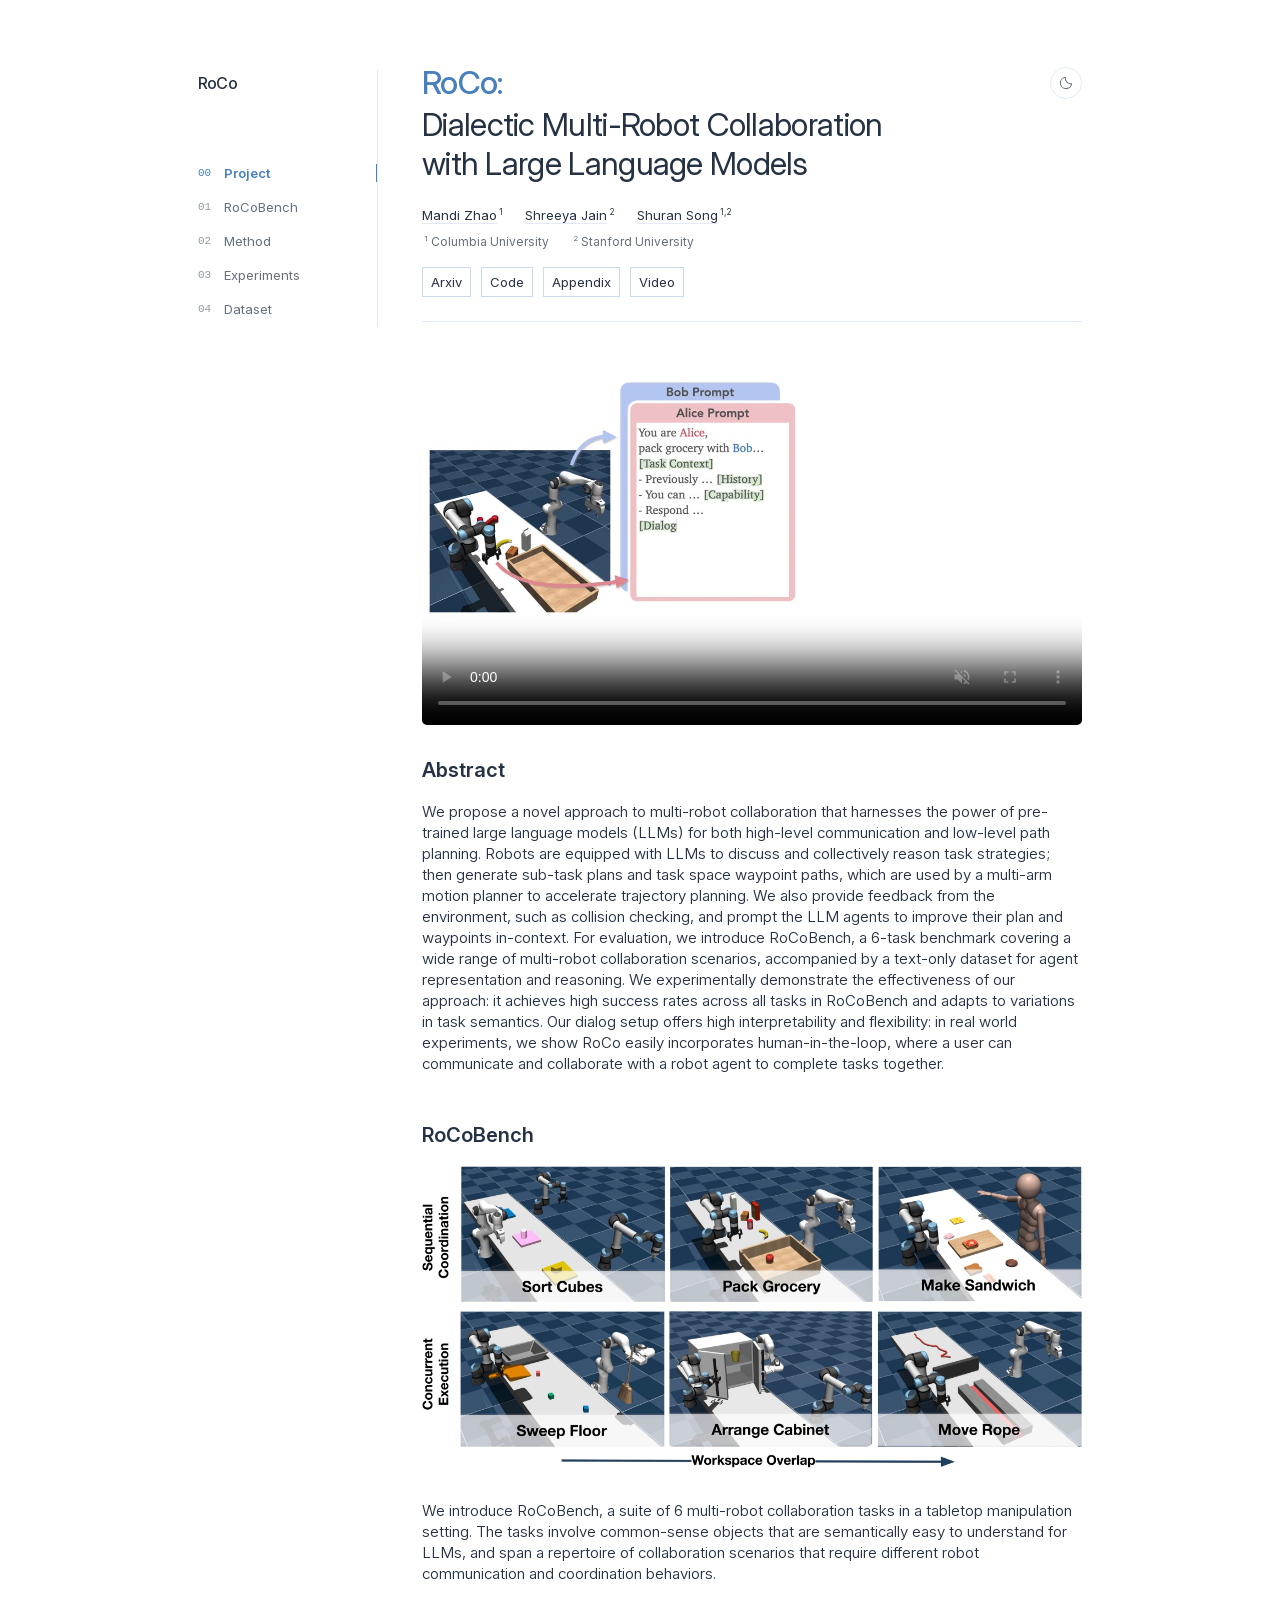
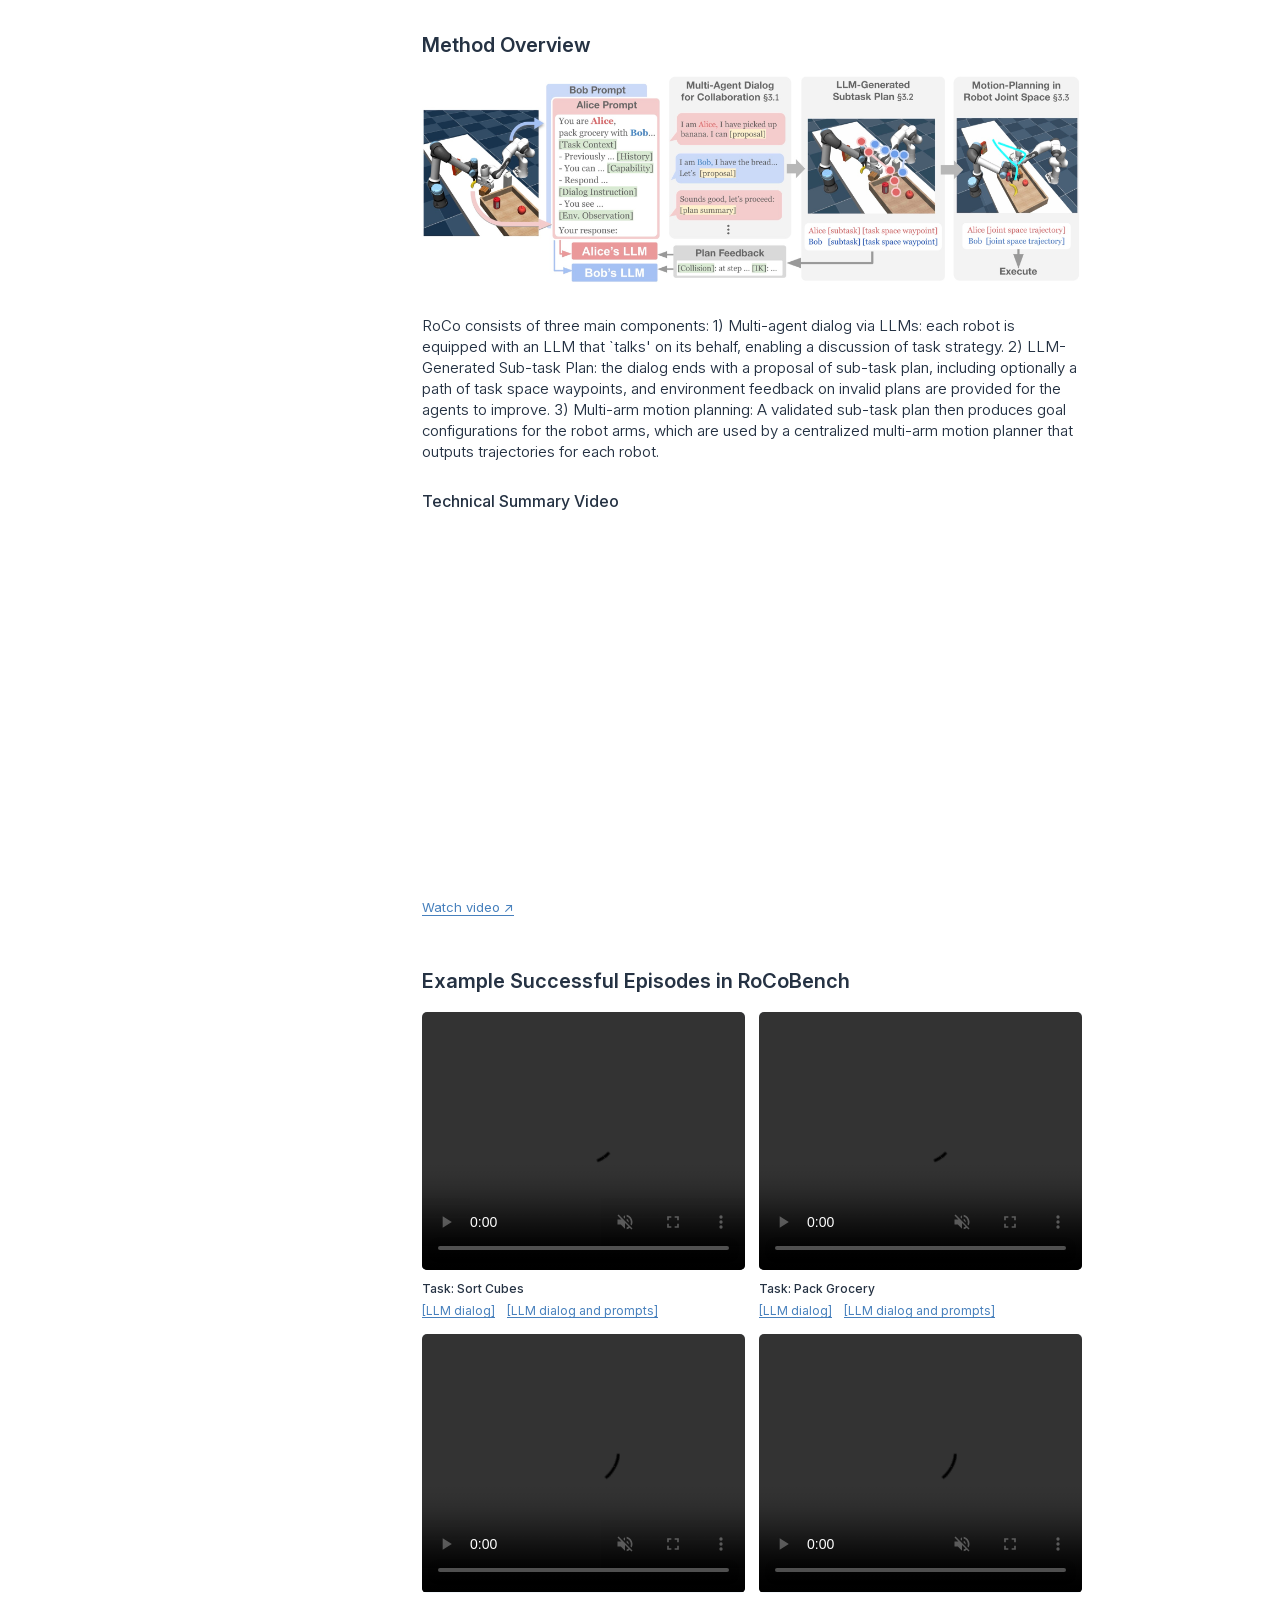
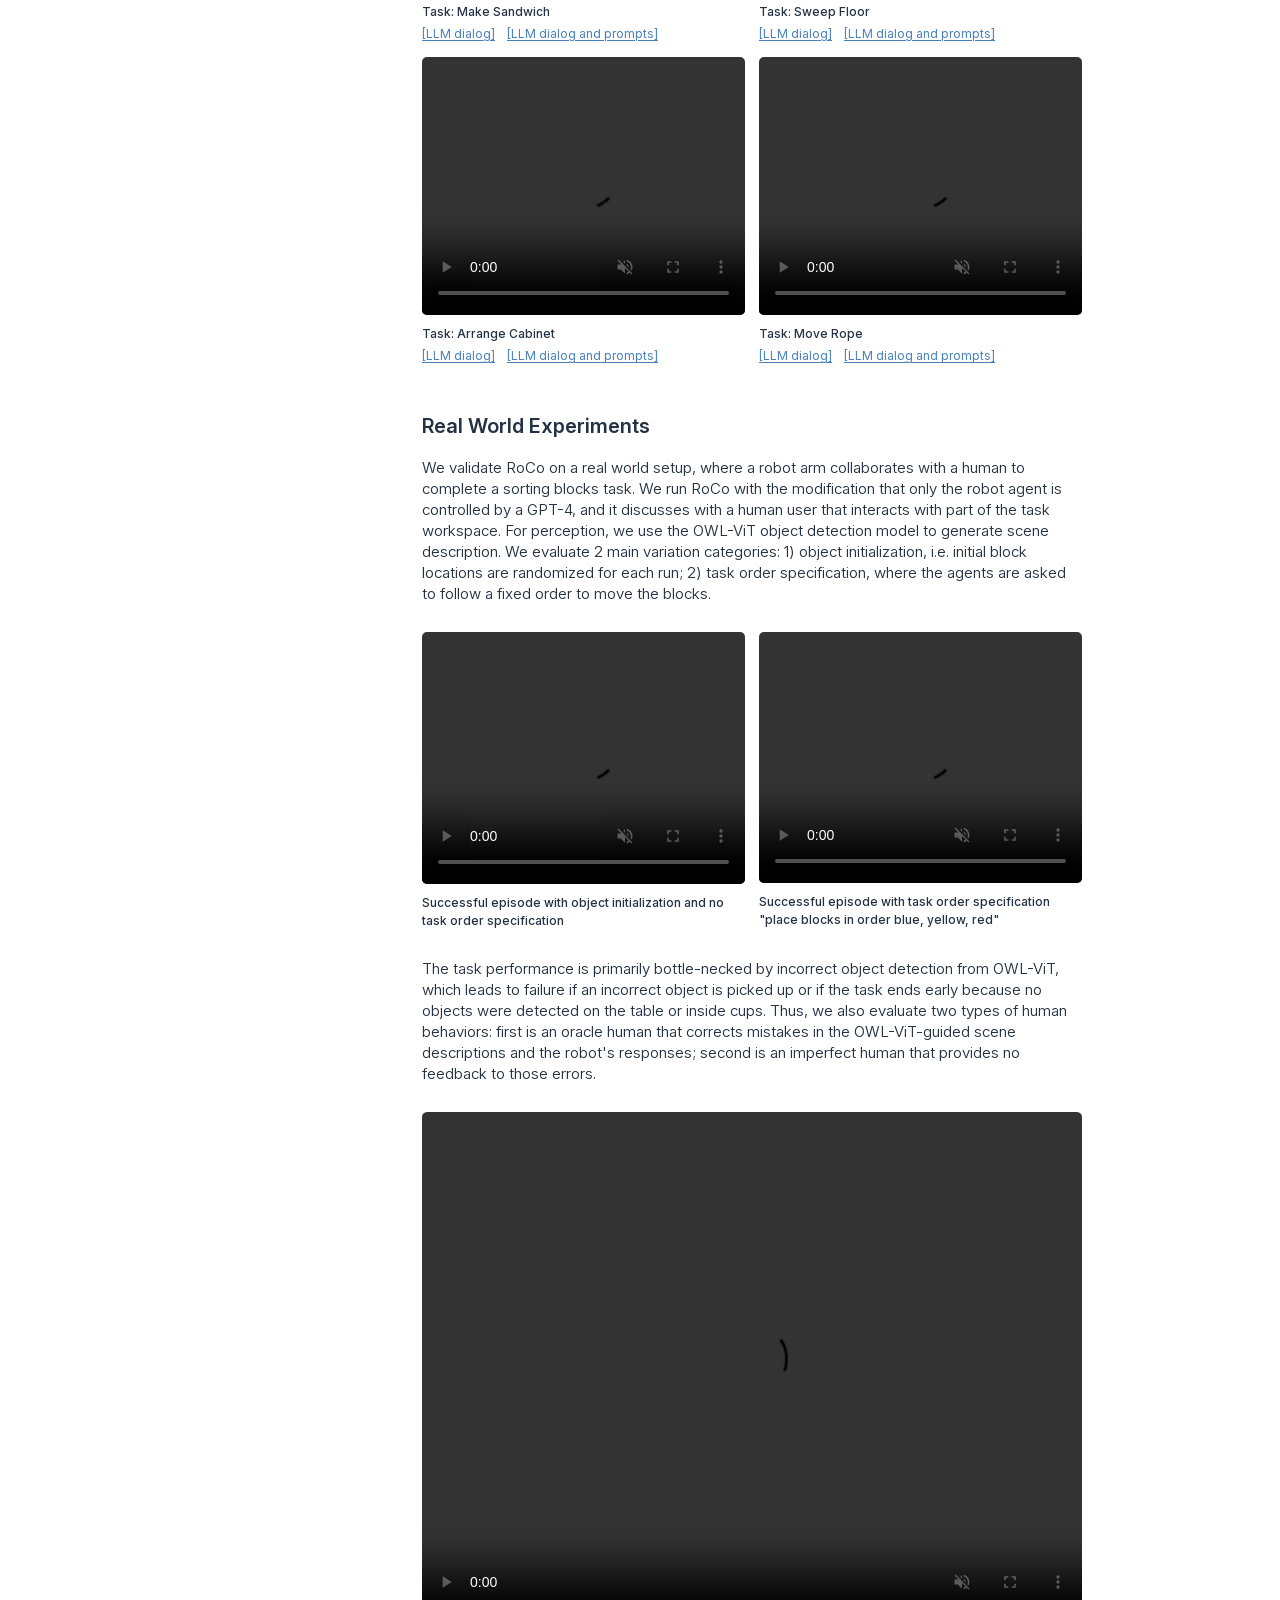
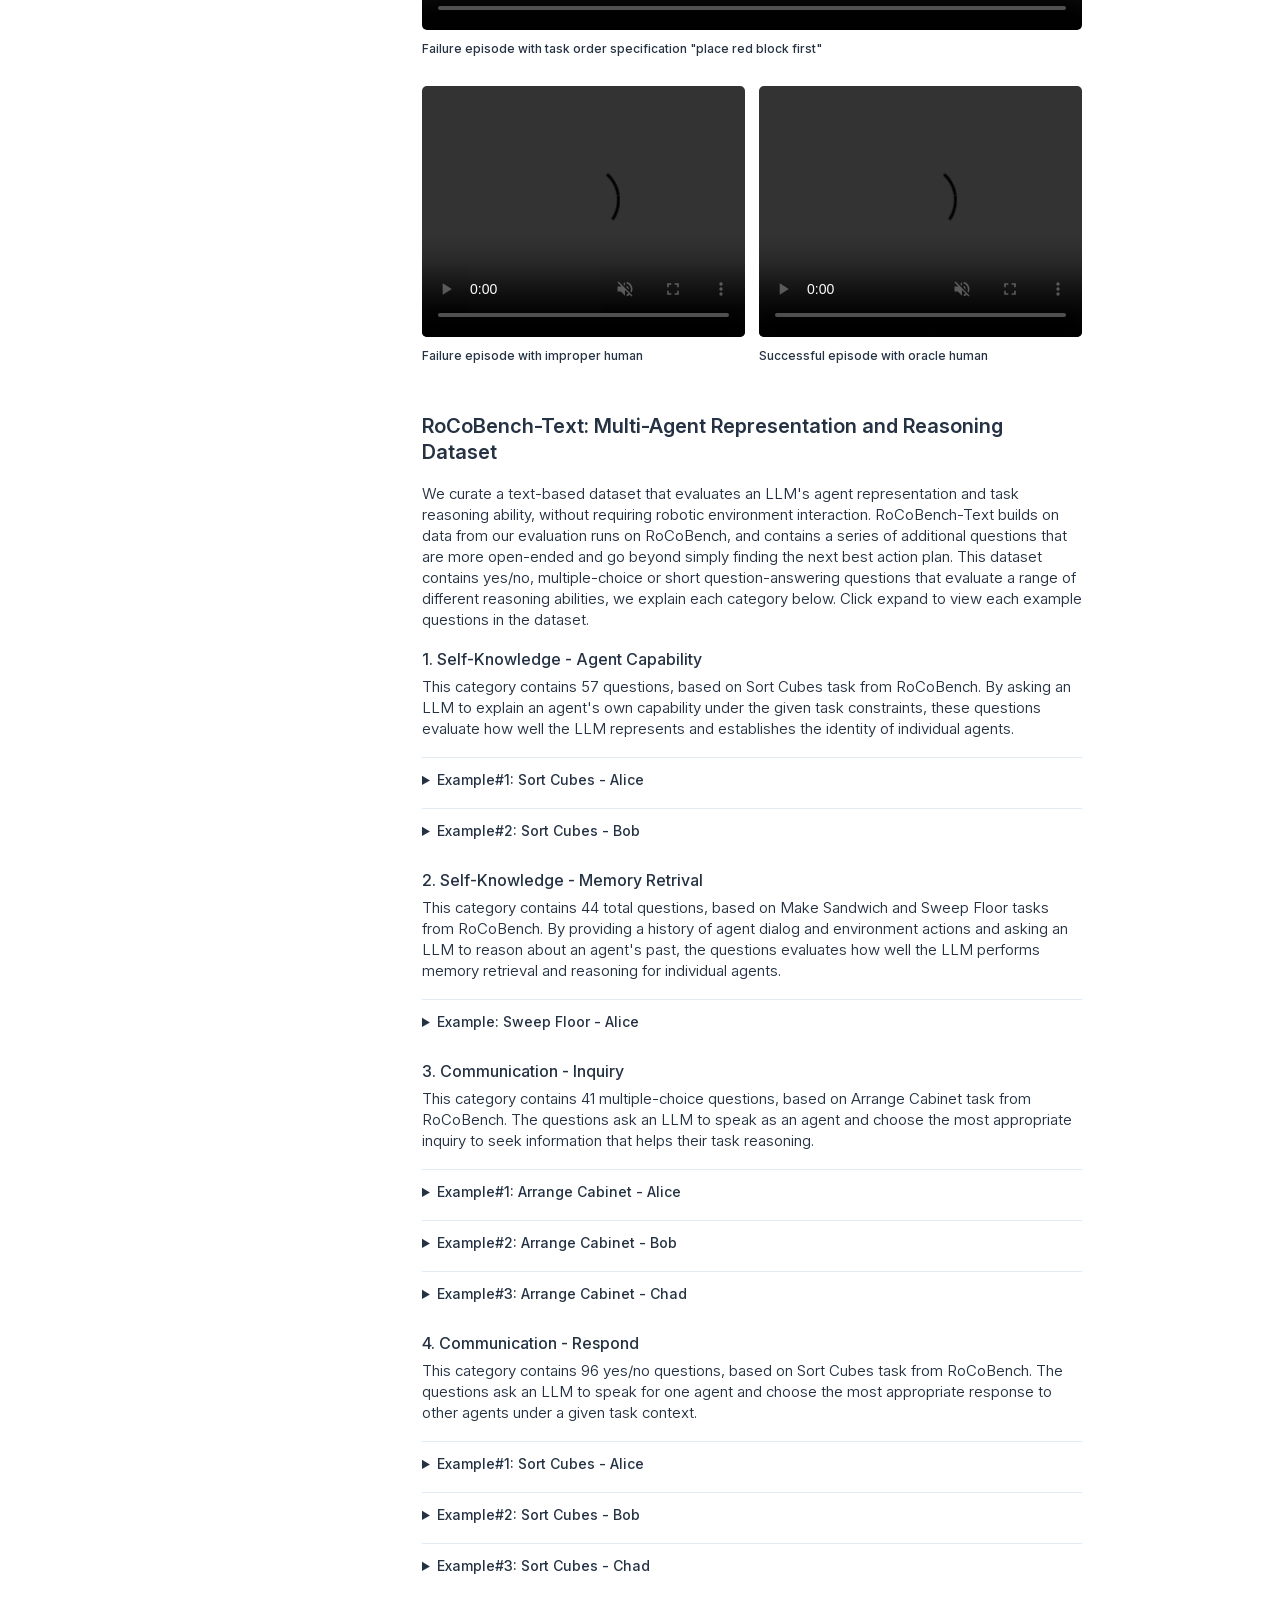
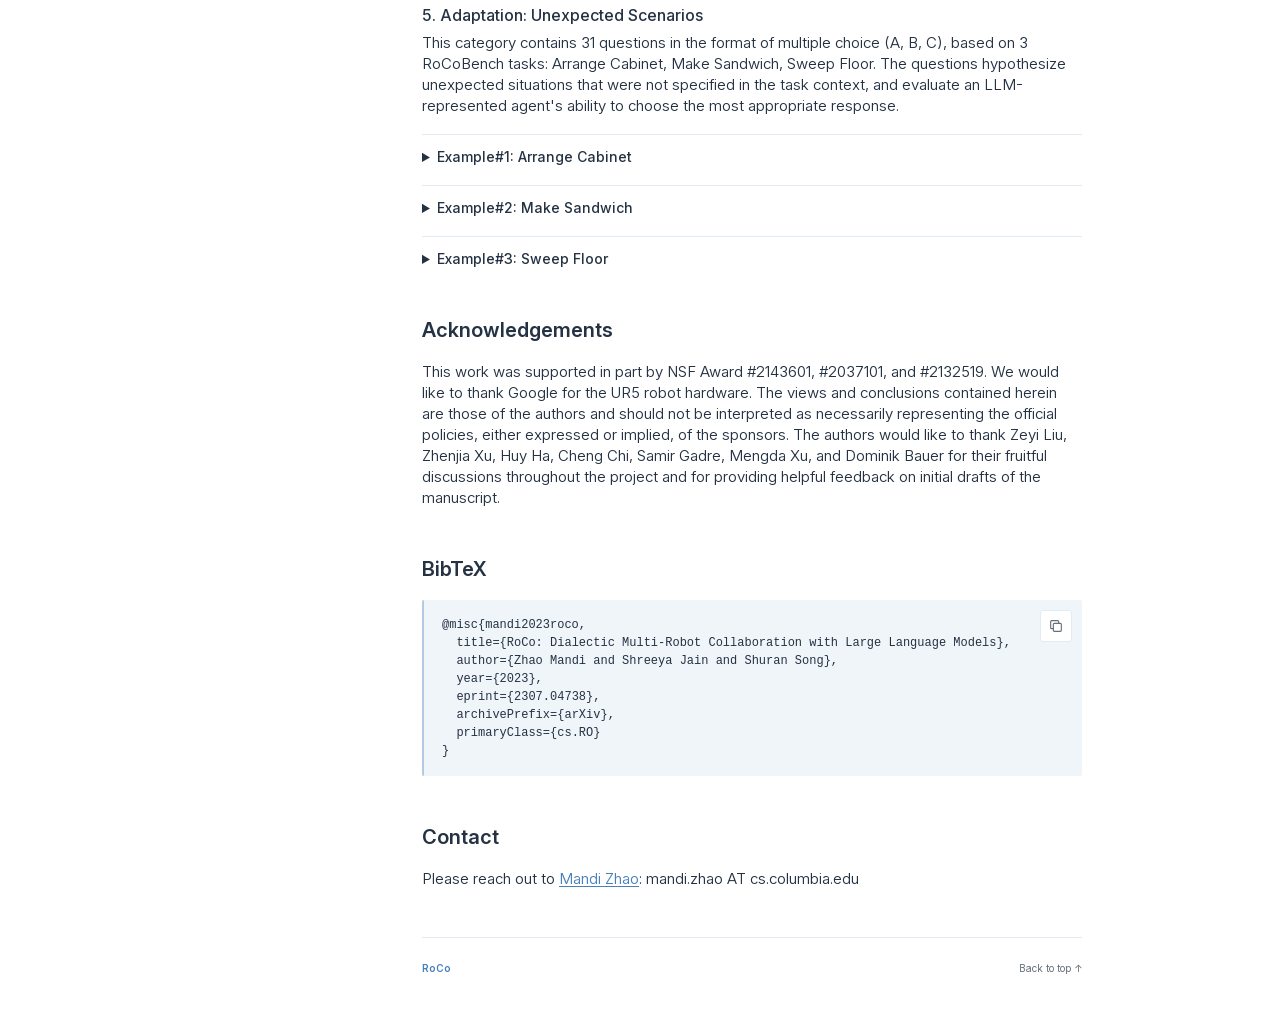
<file: index.html>
<!doctype html>
<html lang="en">
<head>
  <meta charset="utf-8">
  <meta name="viewport" content="width=device-width, initial-scale=1">
  <meta name="description" content="We propose a novel approach to multi-robot collaboration that harnesses the power of pre-trained large language models (LLMs) for both high-level communication and low-level path planning.">
  <meta property="og:type" content="website">
  <meta property="og:title" content="RoCo: Dialectic Multi-Robot Collaboration with Large Language Models">
  <meta property="og:description" content="We propose a novel approach to multi-robot collaboration that harnesses the power of pre-trained large language models (LLMs) for both high-level communication and low-level path planning.">
  <meta property="og:url" content="https://project-roco.github.io/">
  <meta property="og:image" content="https://project-roco.github.io/assets/images/rocobench.jpg">
  <title>RoCo — Dialectic Multi-Robot Collaboration with Large Language Models</title>
  <link rel="icon" href="data:image/svg+xml,%3Csvg xmlns='http://www.w3.org/2000/svg' width='1' height='1'/%3E" type="image/svg+xml">
  <script>
    // Apply before first paint to avoid a light flash when dark mode is saved.
    (() => {
      let saved;
      try { saved = localStorage.getItem('project-website-color-scheme'); } catch { /* Storage can be unavailable in local previews. */ }
      document.documentElement.dataset.colorScheme = saved === 'light' || saved === 'dark'
        ? saved : (matchMedia('(prefers-color-scheme: dark)').matches ? 'dark' : 'light');
    })();
  </script>
  <link rel="stylesheet" href="styles.css">
  <script src="content.js" defer></script>
  <script src="render-content.js" defer></script>
  <script src="project.js" defer></script>
</head>
<body>
  <a class="skip-link" href="#project">Skip to content</a>
  <div class="layout">
    <aside class="sidebar">
      <a class="wordmark" href="#project" aria-label="Project overview">
        <span data-content="paper.name"></span>
      </a>
      <nav class="section-nav" aria-label="Page sections">
        <a href="#project" aria-current="location"><span class="nav-index">00</span><span class="nav-text">Project</span></a>
      </nav>
    </aside>
    <main id="main-content">
      <header class="project-header" id="project" tabindex="-1">
        <div class="project-heading">
          <h1></h1>
          <button class="theme-toggle" type="button" aria-label="Dark mode" aria-pressed="false" title="Switch to dark mode">
            <svg class="theme-moon" viewBox="0 0 24 24" fill="none" stroke="currentColor" stroke-width="1.6" stroke-linecap="round" stroke-linejoin="round" aria-hidden="true"><path d="M20.5 13A8.5 8.5 0 0 1 11 3.5 8.5 8.5 0 1 0 20.5 13Z"/></svg>
            <svg class="theme-sun" viewBox="0 0 24 24" fill="none" stroke="currentColor" stroke-width="1.6" stroke-linecap="round" aria-hidden="true"><circle cx="12" cy="12" r="3.5"/><path d="M12 2v2m0 16v2M2 12h2m16 0h2M5 5l1.4 1.4m11.2 11.2L19 19M5 19l1.4-1.4M17.6 6.4 19 5"/></svg>
          </button>
        </div>
        <p class="authors"></p>
        <p class="affiliations"><span class="contribution"></span></p>
        <p class="conference"></p>
        <div class="paper-resources">
          <nav class="paper-links" aria-label="Project resources"></nav>
          <div class="paper-logos"></div>
        </div>
      </header>
      <div class="project-teaser"></div>
      <div class="sections"></div>
      <noscript><p class="prose">Enable JavaScript to view this page.</p></noscript>
      <footer class="page-footer"><span data-content="paper.name"></span><a href="#project">Back to top <span aria-hidden="true">↑</span></a></footer>
    </main>
  </div>
</body>
</html>
</file>
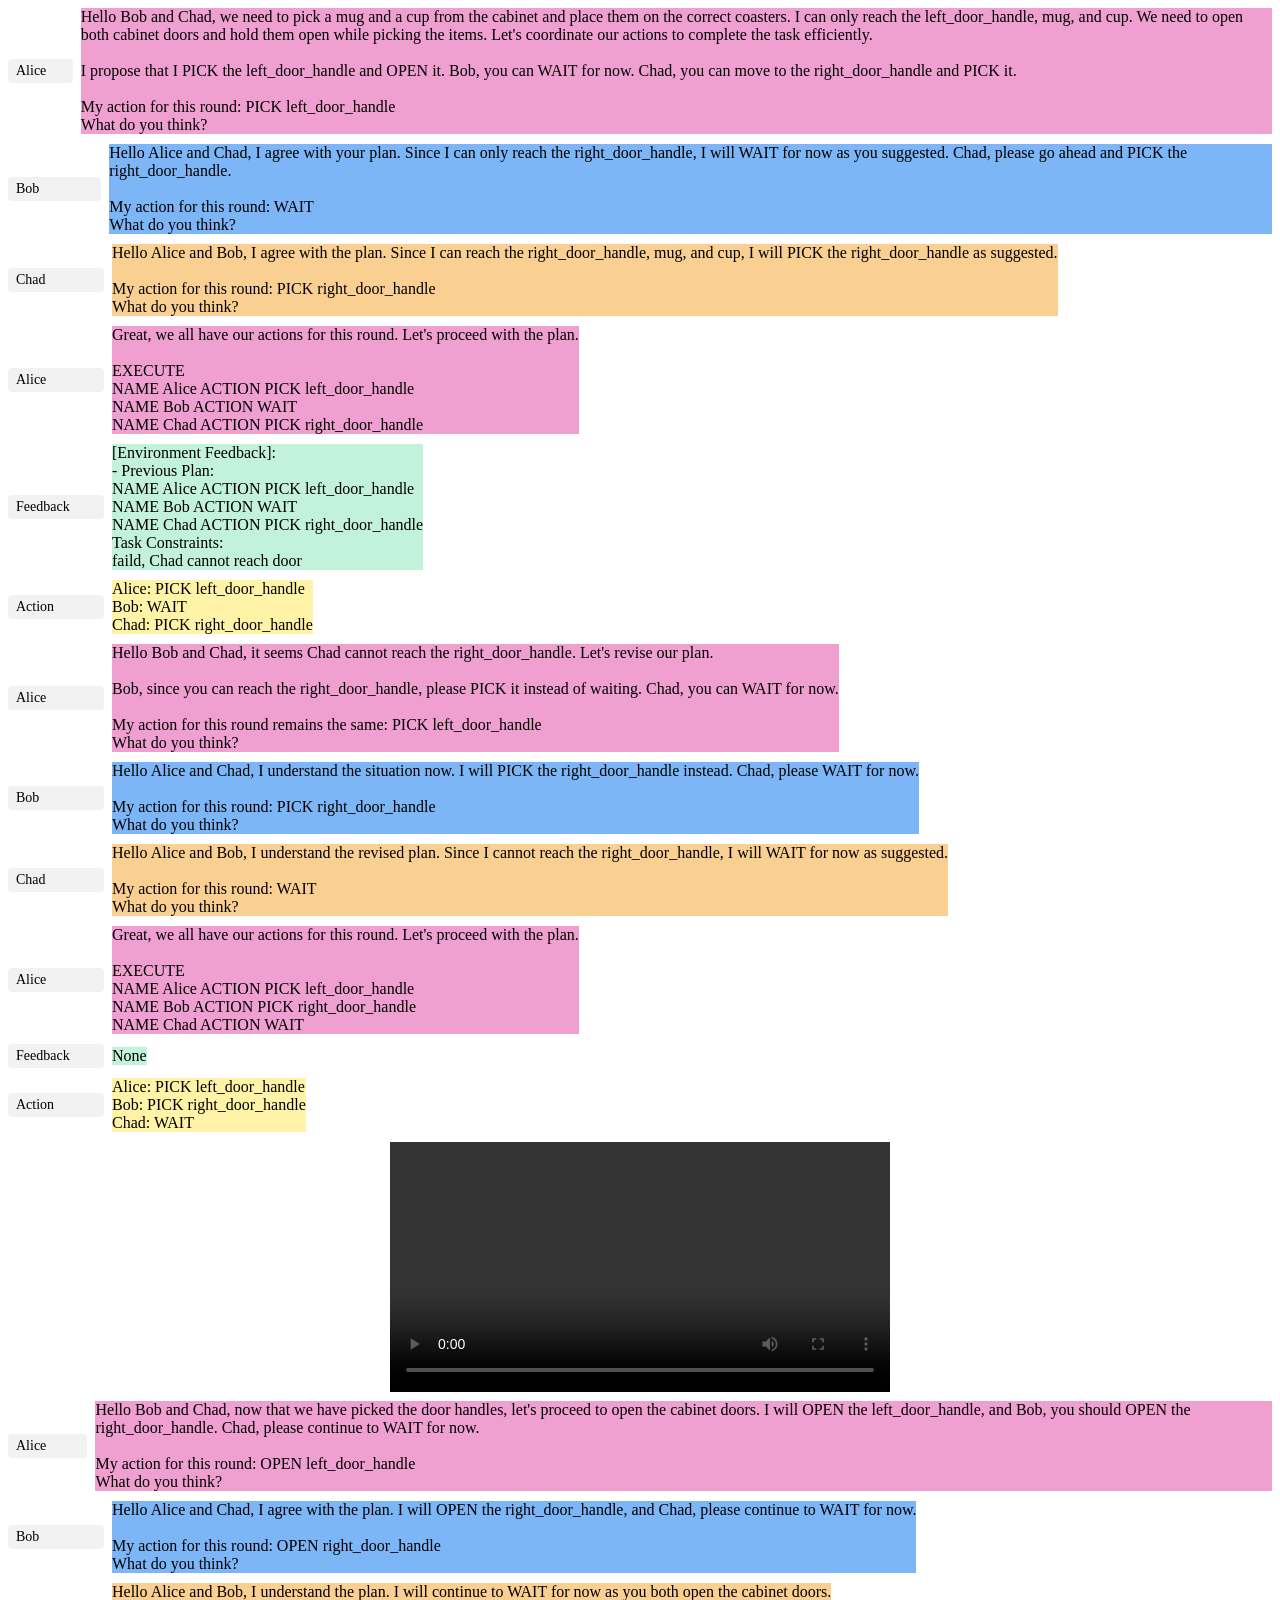
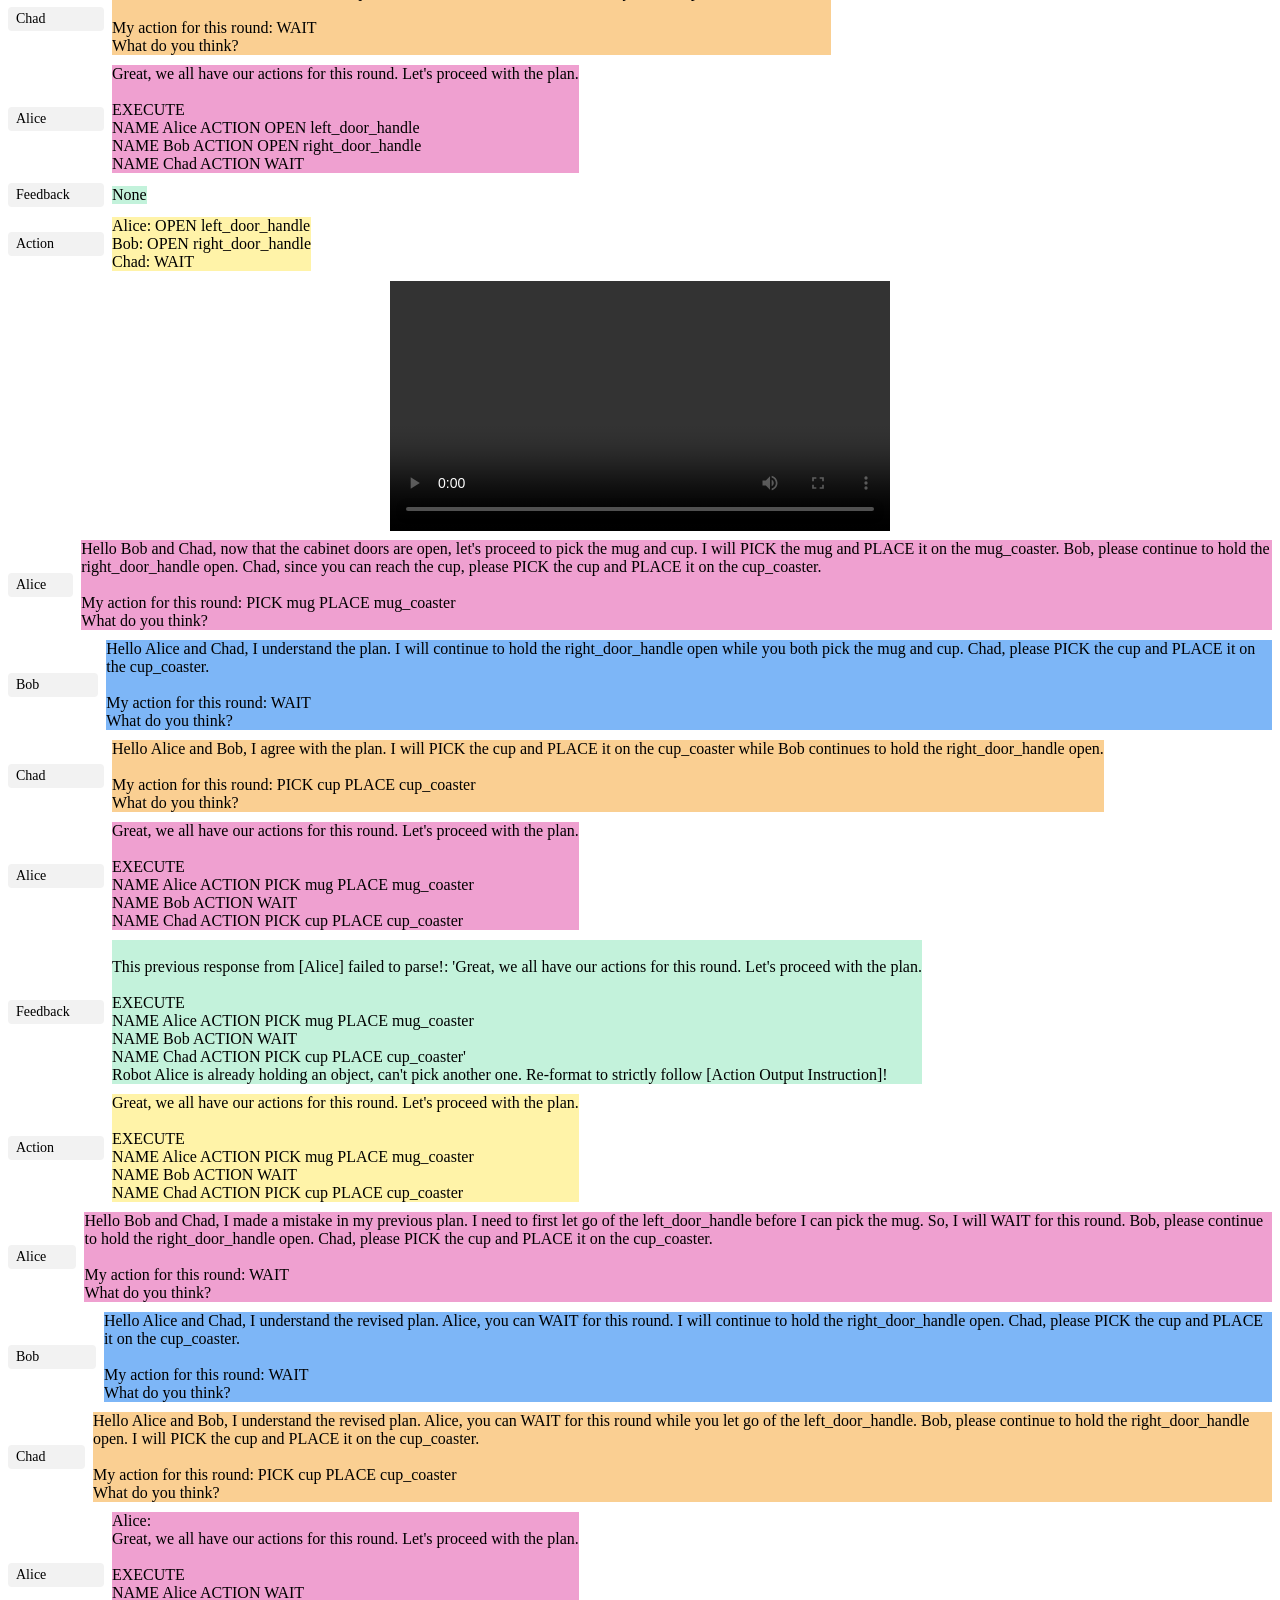
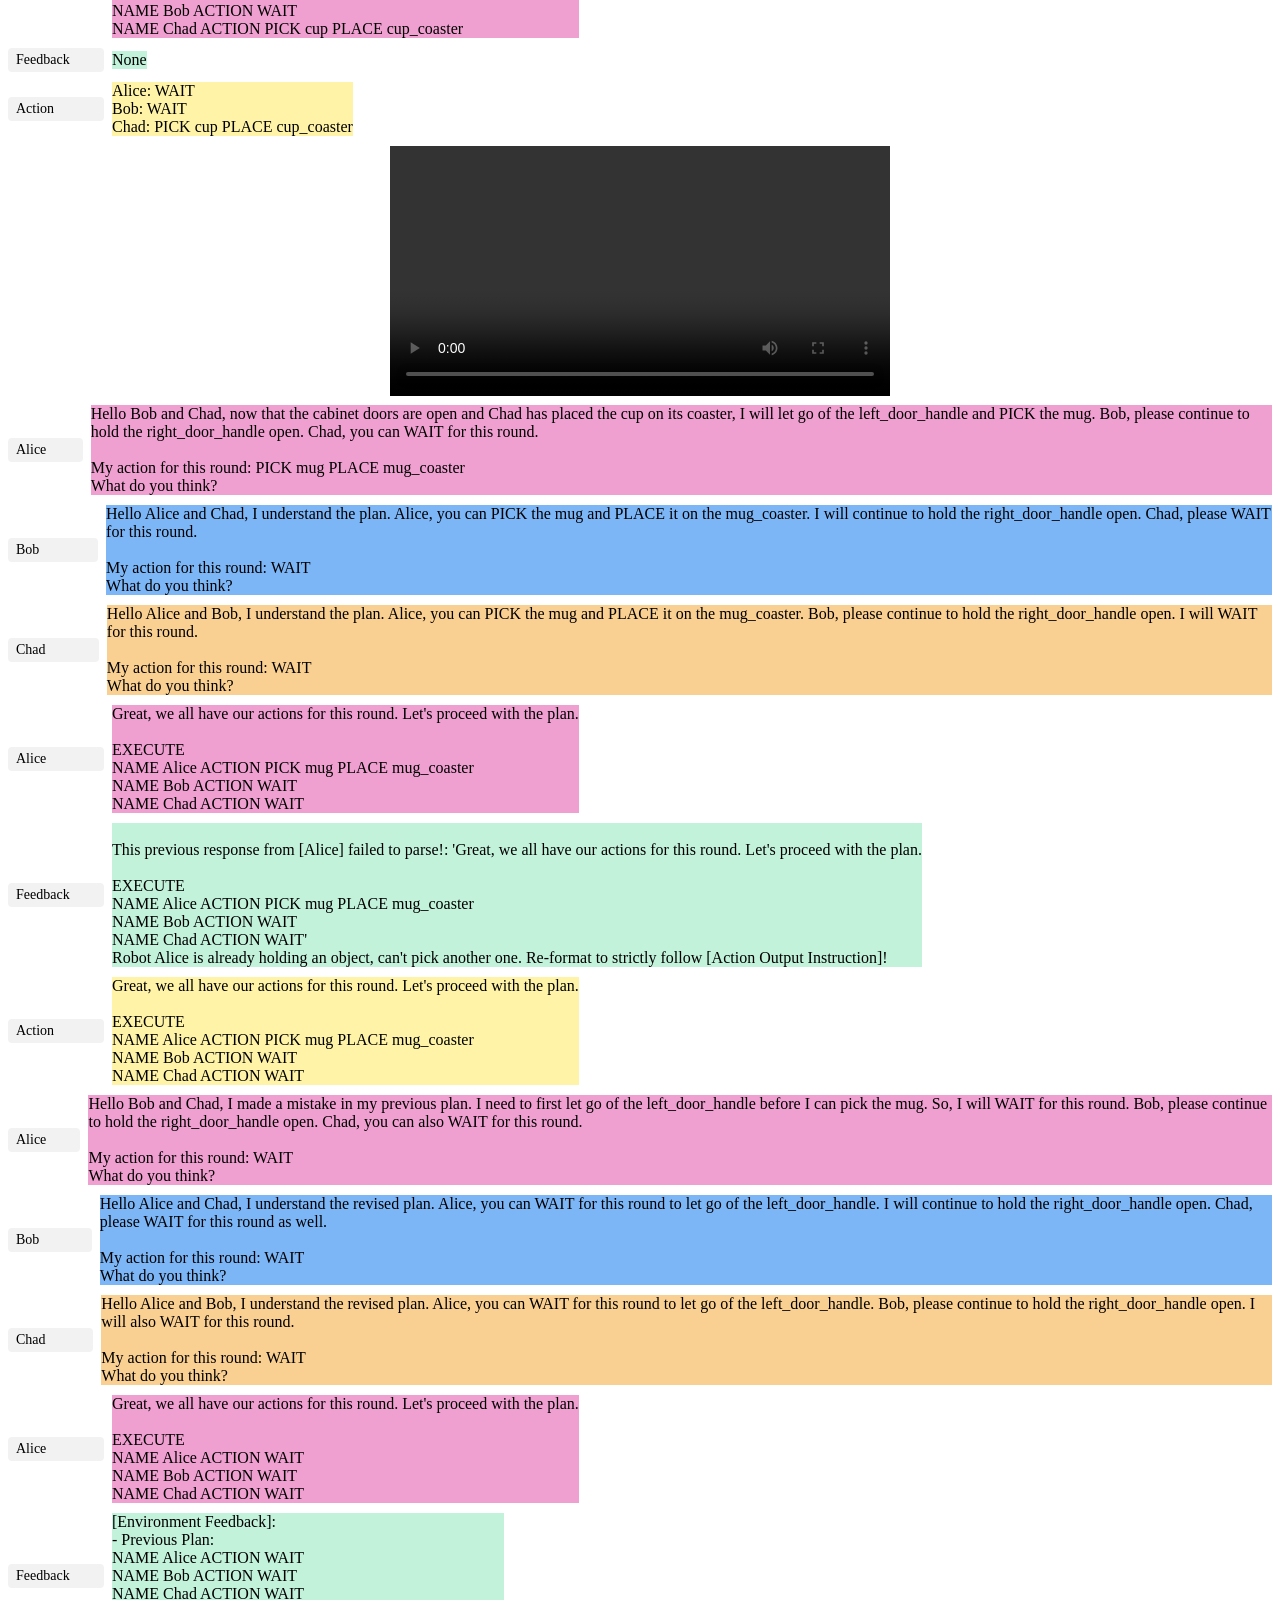
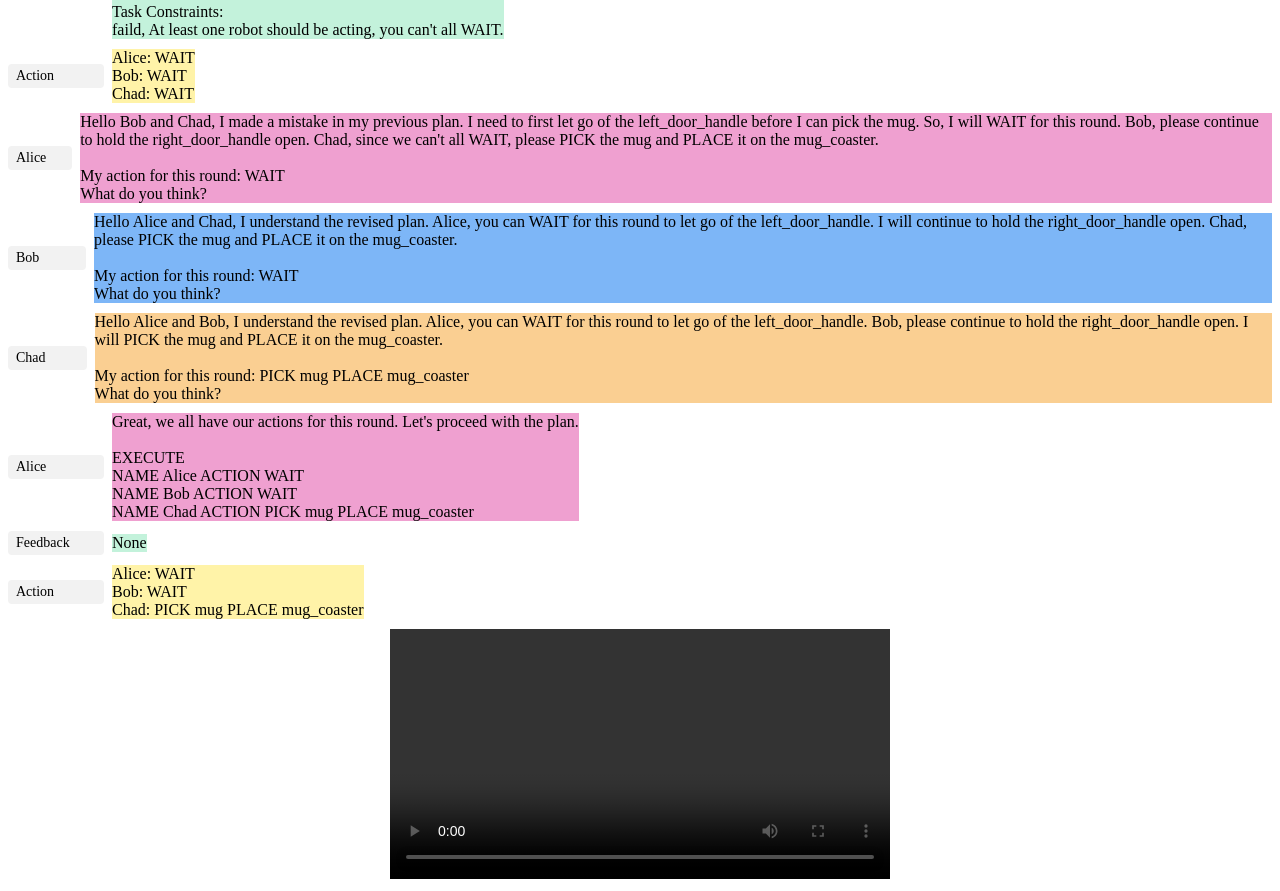
<file: demos/demo_cabinet_dialog_seed5/response_only.html>
<!DOCTYPE html>
<html>
<head>
  <title>Chat Messages</title>
  <style>
      
        /* styles.css */
        /* Chat message styles */
        #chat-container {
        padding: 20px;
        background-color: #f9f9f9;
        border: 1px solid #ddd;
        border-radius: 8px;
        }

        .bubble-wrapper {
        display: flex;
        align-items: center;
        margin-bottom: 10px;
        }

        .user-name-box {
        font-size: 14px;
        background-color: #f2f2f2;
        padding: 4px 8px;
        border-radius: 4px;
        margin-right: 8px;
        width: 80px;
        }

        .chat-bubble {
        background-color: #dcf8c6;
        padding: 12px;
        margin: 10px;
        font-size: 8px; 
        border-radius: 5px;
        display: inline-block;
        }

        .SystemPrompt-bubble {
        background-color: #c0d8ae;
        } 
        .UserPrompt-bubble {
        background-color: #deefd0;
        } 
        .Feedback-bubble {
        background-color: #c3f2db;
        }
        .Action-bubble {
        background-color: #fff3a8;
        }
        .Alice-bubble {
        background-color: #efa0d0; 
        }
        .Bob-bubble {
        background-color: #7db6f7;
        }
        .Chad-bubble {
        background-color: #facf92;
        }
        .Dave-bubble {
        background-color: #918d84;
        } 
        .Solution-bubble {
        background-color: #fff3a8;
        }
        .Response-bubble {
        background-color: #7db6f7;
        }
        /* Video container styles */
        #video-container {
        width: 500px;
        margin: 5px auto;
        }

        #video-container video {
        width: 100%;
        }

  </style>
</head>
<body>   
    
    <div id="chat-container-0"></div>
    <div id="video-container">
        <video src="video_step_0.m4v" controls></video>
    </div>
        
    

    <div id="chat-container-1"></div>
    <div id="video-container">
        <video src="video_step_1.m4v" controls></video>
    </div>
        
    

    <div id="chat-container-2"></div>
    <div id="video-container">
        <video src="video_step_2.m4v" controls></video>
    </div>
        
    

    <div id="chat-container-3"></div>
    <div id="video-container">
        <video src="video_step_3.m4v" controls></video>
    </div>
        
    
    <script src="response_only_script.js"></script>
</body>
</html>
</file>
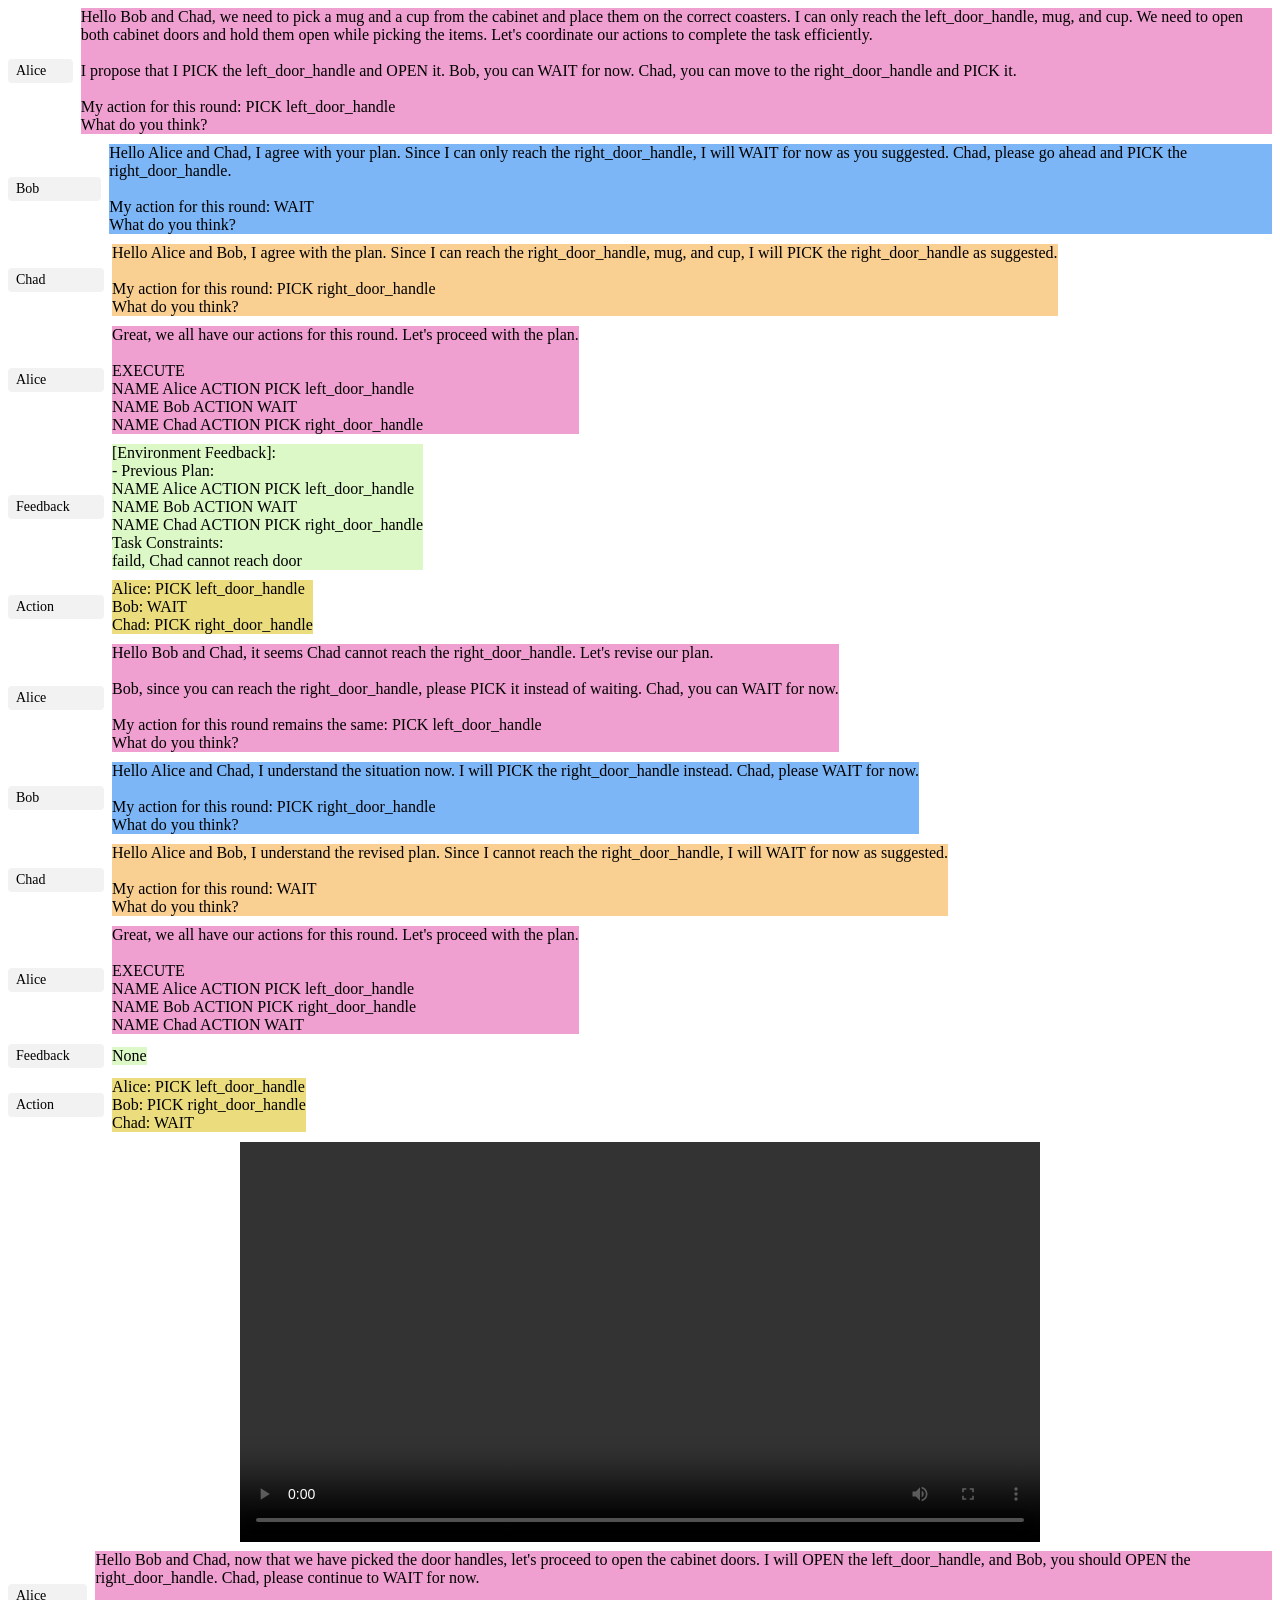
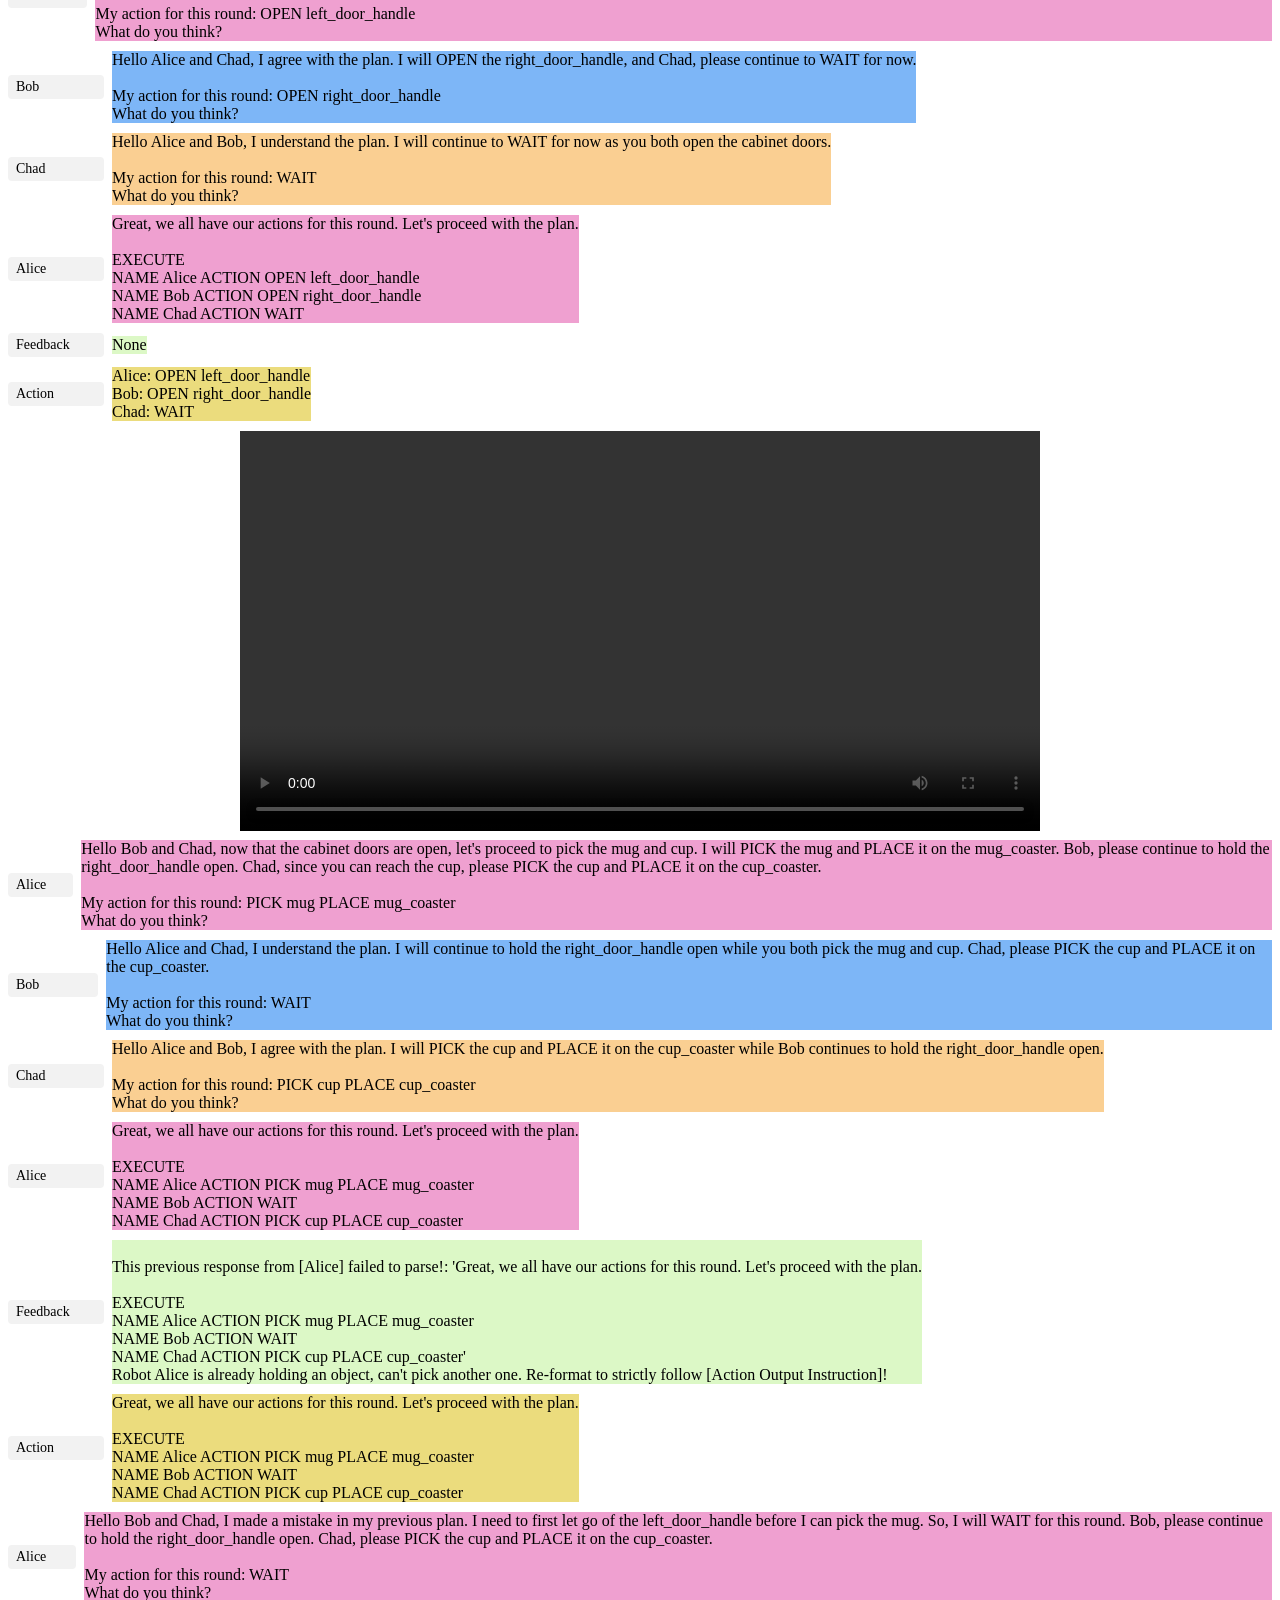
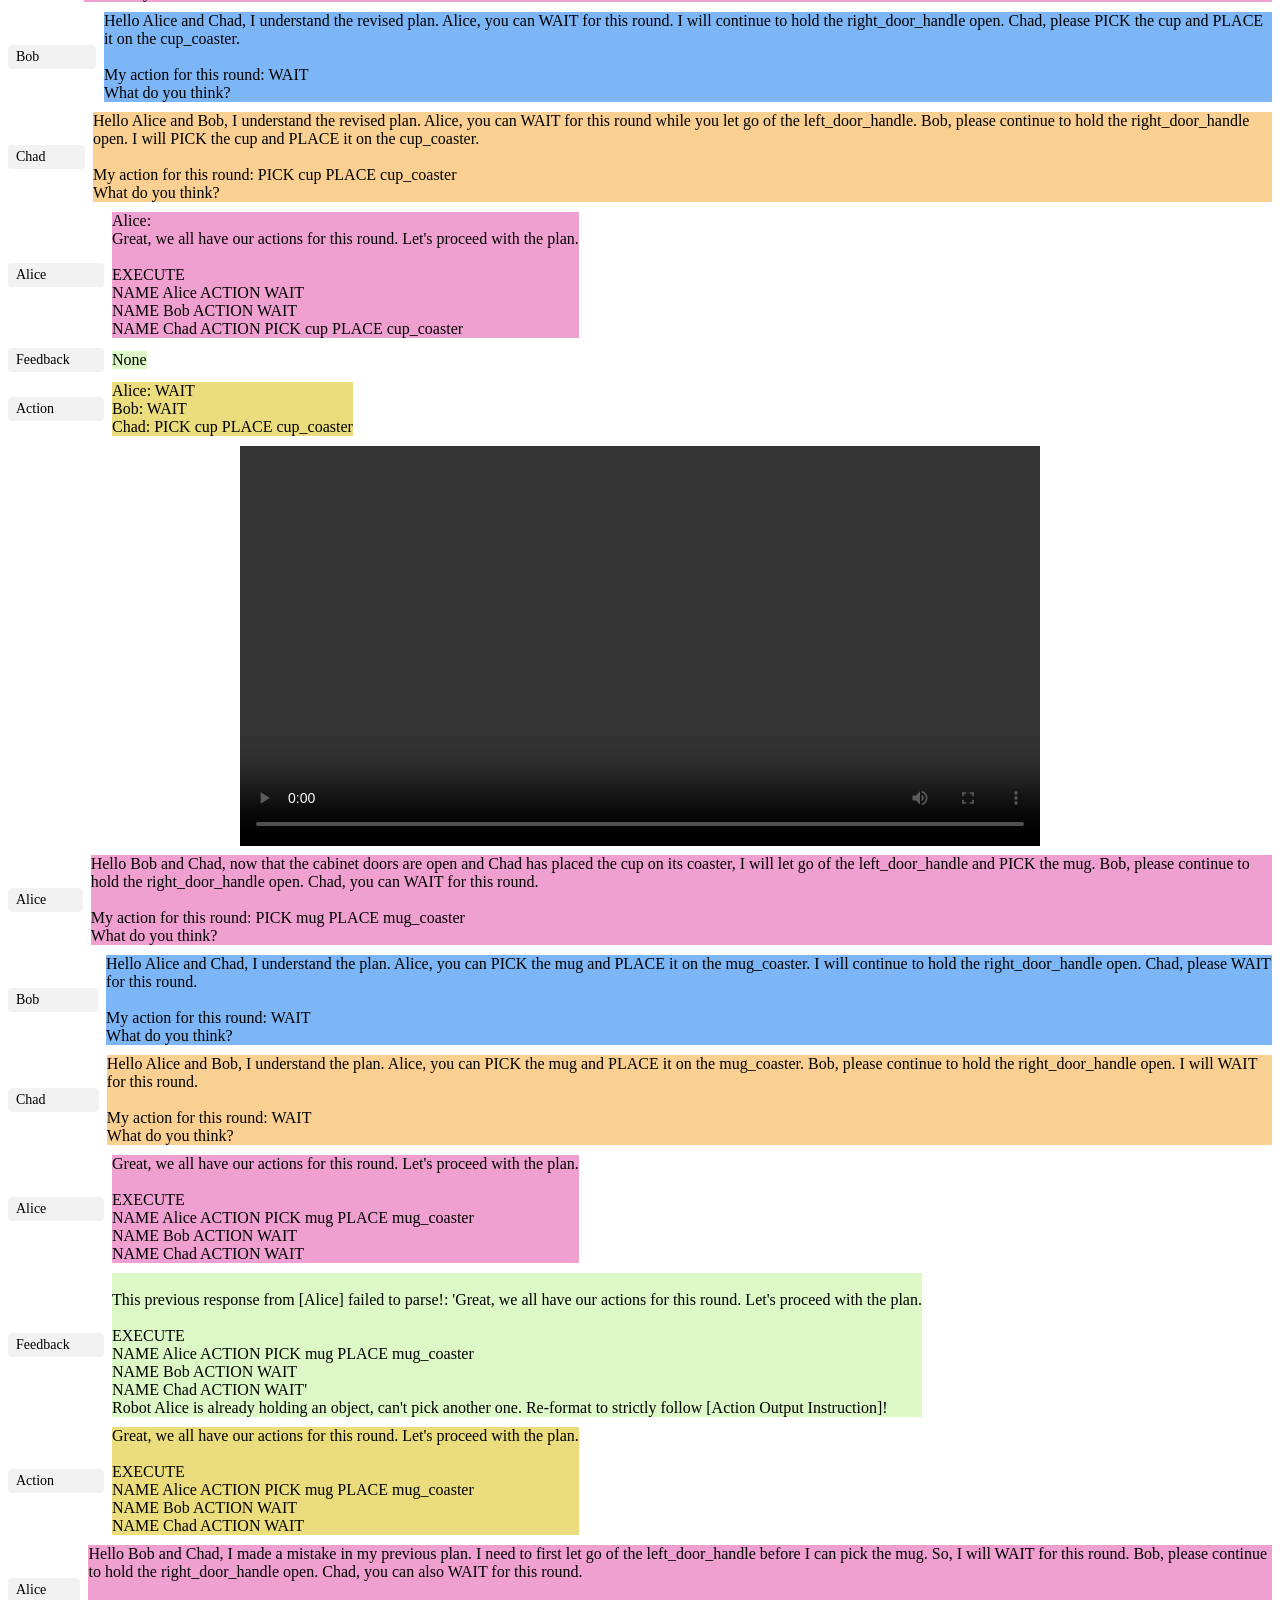
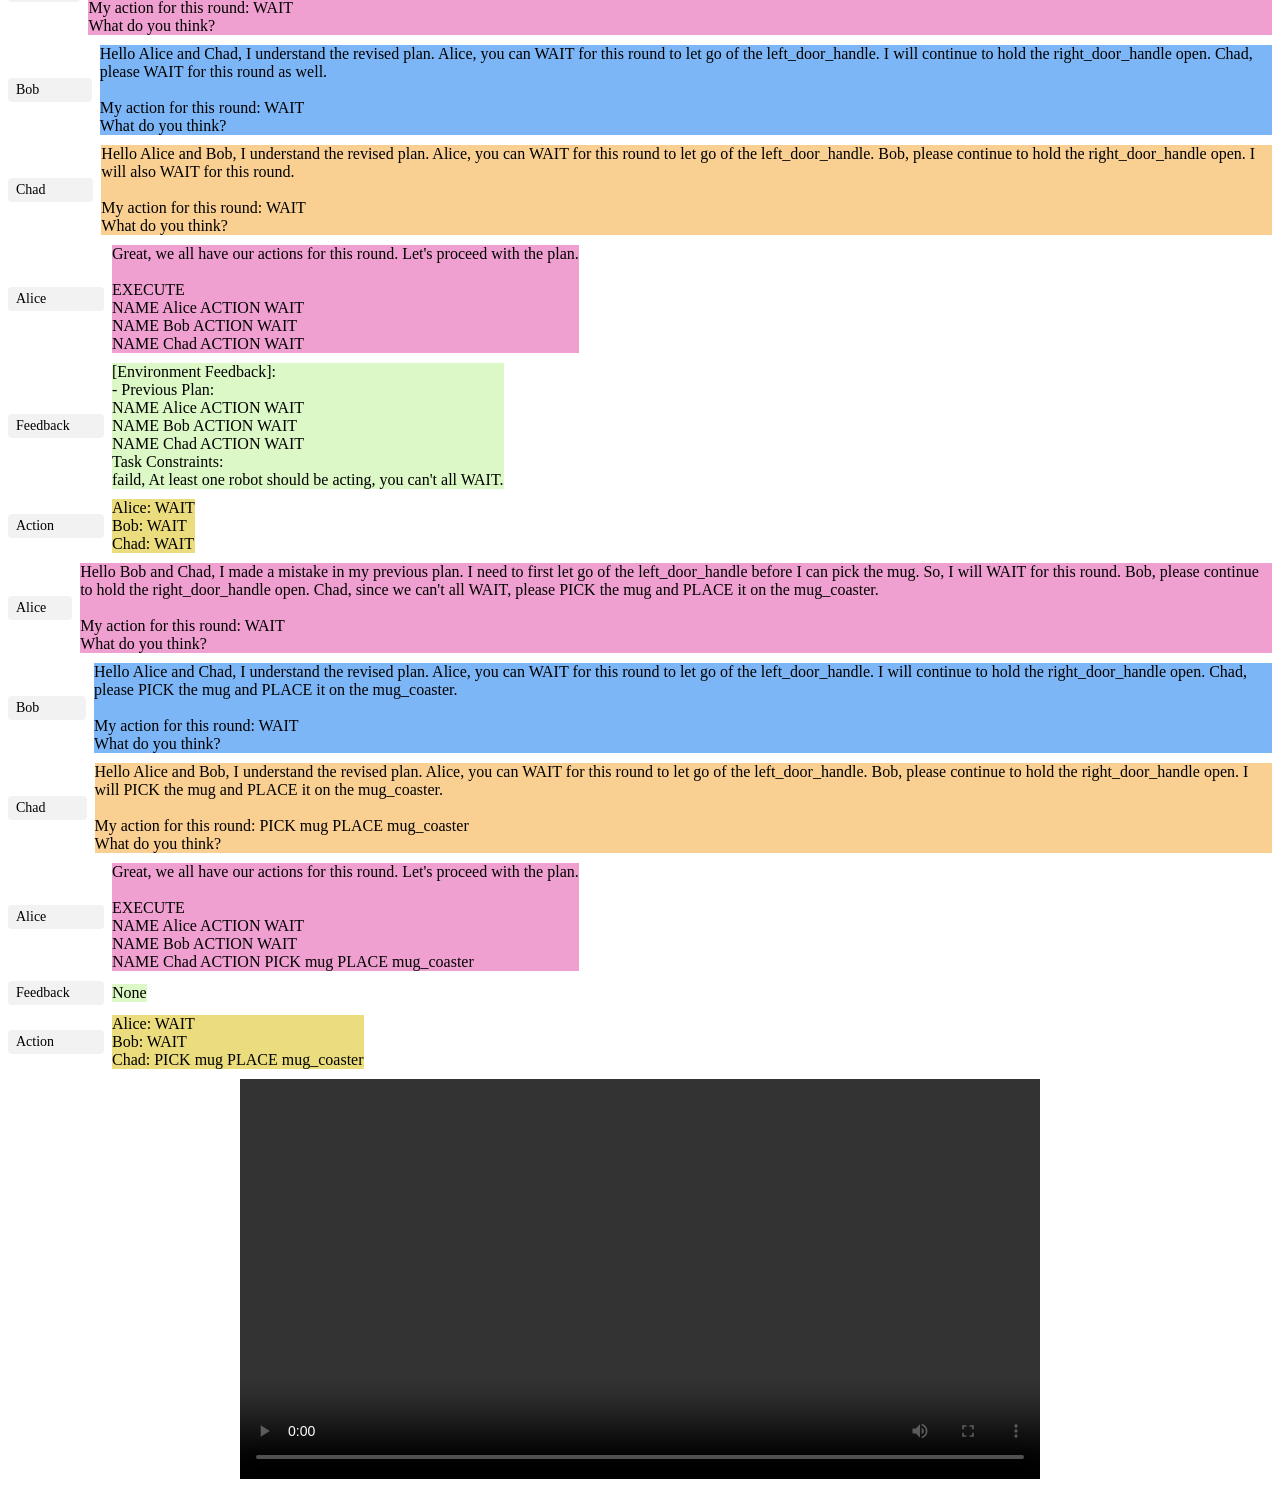
<file: demos/demo_cabinet_dialog_seed5/steps3_success_True.html>
<!DOCTYPE html>
<html>
<head>
  <title>Chat Messages</title>
  <style>
      
        /* styles.css */
        /* Chat message styles */
        #chat-container {
        padding: 20px;
        background-color: #f9f9f9;
        border: 1px solid #ddd;
        border-radius: 8px;
        }

        .bubble-wrapper {
        display: flex;
        align-items: center;
        margin-bottom: 10px;
        }

        .user-name-box {
        font-size: 14px;
        background-color: #f2f2f2;
        padding: 4px 8px;
        border-radius: 4px;
        margin-right: 8px;
        width: 80px;
        }

        .chat-bubble {
        background-color: #dcf8c6;
        padding: 12px;
        margin: 10px;
        font-size: 8px; 
        border-radius: 5px;
        display: inline-block;
        }

        .SystemPrompt-bubble {
        background-color: #dcf8c6;
        } 
        .UserPrompt-bubble {
        background-color: #dcf8c6;
        } 
        .Feedback-bubble {
        background-color: #dcf8c6;
        }
        .Action-bubble {
        background-color: #ebdc7d;
        }
        .Alice-bubble {
        background-color: #efa0d0; 
        }
        .Bob-bubble {
        background-color: #7db6f7;
        }
        .Chad-bubble {
        background-color: #facf92;
        }
        .Dave-bubble {
        background-color: #918d84;
        } 
        /* Video container styles */
        #video-container {
        width: 800px;
        margin: 5px auto;
        }

        #video-container video {
        width: 100%;
        }

  </style>
</head>
<body>   
    
    <div id="chat-container-0"></div>
    <div id="video-container">
        <video src="step_0/execute.mp4" controls></video>
    </div>
     
    

    <div id="chat-container-1"></div>
    <div id="video-container">
        <video src="step_1/execute.mp4" controls></video>
    </div>
     
    

    <div id="chat-container-2"></div>
    <div id="video-container">
        <video src="step_2/execute.mp4" controls></video>
    </div>
     
    

    <div id="chat-container-3"></div>
    <div id="video-container">
        <video src="step_3/execute.mp4" controls></video>
    </div>
     
    
    <script src="script.js"></script>
</body>
</html>
</file>
<file: styles.css>
/* Research-page reading layout. Theme colors are editable in content.js. */
@font-face {
  font-family: Inter;
  font-style: normal;
  font-weight: 100 900;
  font-display: swap;
  src: url("assets/fonts/InterVariable.woff2") format("woff2");
}
:root {
  color-scheme: light;
  --theme-accent: #355e3b;
  --theme-text: #253243;
  --accent: var(--theme-accent);
  --ink: var(--theme-text);
  --bg: white;
  --muted: color-mix(in srgb, var(--ink) 70%, var(--bg));
  --rule: color-mix(in srgb, var(--accent) 16%, var(--bg));
  --soft: color-mix(in srgb, var(--accent) 8%, var(--bg));
  --index-ink: color-mix(in srgb, var(--ink) 50%, var(--bg));
  --sans: Inter, "Helvetica Neue", Helvetica, Arial, sans-serif;
  --mono: ui-monospace, "SFMono-Regular", Menlo, Consolas, "Liberation Mono", monospace;
  --text-size: 15px;
  --text-leading: 21px;
  --block-gap: 18px;
  --code-tint-percent: 8%;
  --section-gap: 32px;
  --reading-width: 660px;
  --rail-width: 160px;
  --gutter: 64px;
  --author-text-size: 13px;
  --page-width: calc(var(--rail-width) + var(--gutter) + var(--reading-width));
  --sidebar-guide-offset: calc(var(--gutter) * -0.5 + 12px);
}
html[data-tint-background="true"] {
  --bg: color-mix(in srgb, var(--accent) var(--background-tint-percent, 4%), white);
}
html[data-color-scheme="dark"] {
  color-scheme: dark;
  --bg: #17191c;
  --ink: #e1e2e4;
  --accent: color-mix(in srgb, var(--theme-accent) 40%, #fff);
  --muted: color-mix(in srgb, var(--ink) 72%, var(--bg));
  --index-ink: color-mix(in srgb, var(--ink) 60%, var(--bg));
  --rule: color-mix(in srgb, var(--ink) 17%, var(--bg));
  --soft: color-mix(in srgb, var(--ink) 5%, var(--bg));
}
html[data-color-scheme="dark"][data-tint-background="true"] {
  --bg: color-mix(in srgb, var(--theme-accent) var(--background-tint-percent, 4%), #17191c);
}
* { box-sizing: border-box; }
[hidden] { display: none !important; }
html { scroll-padding-top: 40px; }
html, body { overscroll-behavior-y: none; }
body {
  margin: 0;
  background: var(--bg);
  color: var(--ink);
  font: 16px/1.75 var(--sans);
  -webkit-font-smoothing: antialiased;
}
a { color: inherit; text-decoration: none; -webkit-tap-highlight-color: transparent; }
:focus-visible { outline: 2px solid var(--accent); outline-offset: 5px; }
::selection { background: color-mix(in srgb, var(--accent) 20%, var(--bg)); color: var(--ink); }
p, h1, h2, h3, figure { margin: 0; }
sup { font-size: .65em; line-height: 0; vertical-align: super; margin-left: 2px; }
.skip-link { position: fixed; z-index: 10; left: 20px; top: -100px; padding: 8px 16px; background: var(--ink); color: var(--bg); }
.skip-link:focus { top: 16px; }
.layout {
  position: relative;
  width: min(var(--page-width), calc(100% - 96px));
  margin: 0 auto;
  display: grid;
  grid-template-columns: var(--rail-width) minmax(0, 1fr);
  column-gap: var(--gutter);
  align-items: start;
}
main { min-width: 0; }
.sidebar { position: sticky; top: 64px; margin-top: 64px; padding-top: 5px; }
.sidebar::after {
  content: "";
  position: absolute;
  top: 5px;
  bottom: 0;
  right: var(--sidebar-guide-offset);
  width: 1px;
  background: var(--rule);
  pointer-events: none;
}
.wordmark { display: inline-flex; gap: 10px; align-items: center; font: 500 16px/1.4 var(--sans); letter-spacing: -.8px; }
.project-heading { position: relative; }
.theme-toggle { position: absolute; top: 3px; right: 0; display: grid; place-items: center; width: 32px; height: 32px; padding: 0; border: 1px solid var(--rule); border-radius: 50%; color: var(--muted); background: transparent; cursor: pointer; }
.theme-toggle:hover { color: var(--ink); background: var(--soft); border-color: var(--muted); }
.theme-toggle svg { width: 16px; height: 16px; }
.theme-toggle .theme-sun, html[data-color-scheme="dark"] .theme-toggle .theme-moon { display: none; }
html[data-color-scheme="dark"] .theme-toggle .theme-sun { display: block; }
.section-nav { margin-top: 60px; }
.section-nav a {
  position: relative;
  display: flex;
  align-items: center;
  gap: 13px;
  margin: 2px 0;
  min-height: 32px;
  color: var(--muted);
  font: 13px/18px var(--sans);
}
.nav-index { color: var(--index-ink); font: 11px var(--mono); }
.section-nav a:hover, .section-nav a[aria-current], .section-nav a[aria-current] span { color: var(--accent); }
.section-nav a[aria-current] { font-weight: 600; }
.section-nav a[aria-current]::after {
  content: "";
  position: absolute;
  right: var(--sidebar-guide-offset);
  top: calc(50% - 9px);
  width: 2px;
  height: 18px;
  background: var(--accent);
  pointer-events: none;
}
.project-header { padding: 64px 0 24px; border-bottom: 1px solid var(--rule); }
h1 { font: 400 32px/1.2 var(--sans); letter-spacing: -.7px; text-wrap: wrap; }
.project-name { display: block; padding-right: 44px; margin-bottom: 4px; color: var(--accent); font-weight: 500; }
.title-line { display: block; }
.authors { display: flex; flex-wrap: wrap; gap: 6px 22px; margin-top: 22px; font: var(--author-text-size)/20px var(--sans); }
.affiliations { display: flex; flex-wrap: wrap; align-items: baseline; gap: 4px 22px; margin-top: 8px; color: var(--muted); font: 12px/18px var(--sans); }
.author-name:is(a), .affiliation-name:is(a) { text-decoration: underline; text-decoration-color: var(--rule); text-underline-offset: 3px; }
.author-name:is(a):hover, .affiliation-name:is(a):hover { color: var(--accent); text-decoration-color: currentColor; }
.conference { margin-top: 12px; color: var(--muted); font: 12px/18px var(--sans); }
.paper-resources { display: flex; flex-wrap: wrap; align-items: center; gap: 10px 20px; margin-top: 16px; }
.paper-links { display: flex; flex-wrap: wrap; gap: 10px; font: var(--author-text-size)/20px var(--sans); }
.paper-link { display: inline-flex; align-items: center; justify-content: center; padding: 4px 8px; border: 1px solid color-mix(in srgb, var(--accent) 28%, var(--bg)); }
.paper-link:is(a):hover { color: var(--accent); border-color: var(--accent); background: var(--soft); }
.paper-logos { display: flex; align-items: center; gap: 14px; }
.paper-logo { display: inline-flex; align-items: center; }
.paper-logo img { display: block; width: auto; max-width: 110px; height: 20px; object-fit: contain; }
.paper-logo:is(a):hover { opacity: .75; }
.contribution { display: inline-flex; flex-wrap: wrap; max-width: 100%; gap: 4px 16px; color: var(--muted); font: 11px/16px var(--sans); }
.contribution > span { white-space: nowrap; }
.project-teaser, .section { margin-top: var(--section-gap); }
.project-teaser:empty { display: none; }
.section { scroll-margin-top: 24px; }
.section + .section { margin-top: calc(var(--section-gap) + 16px); }
.section-heading { margin-bottom: var(--block-gap); }
h2 { font: 600 20px/26px var(--sans); }
.sections > .section:first-child h2 { margin-top: 8px; }
.section-content, .content-block { display: grid; gap: var(--block-gap); }
.content-block + .content-block { margin-top: 10px; }
.content-block h3 { margin-bottom: -12px; font: 500 16px/22px var(--sans); text-wrap: pretty; }
.prose { max-width: var(--reading-width); font: 350 var(--text-size)/var(--text-leading) var(--sans); letter-spacing: 0; }
.prose a { color: var(--accent); text-decoration: underline; text-underline-offset: 2px; }
.text-block .prose + .prose { margin-top: var(--block-gap); }
.prose mark { color: inherit; background: color-mix(in srgb, var(--accent) 22%, var(--bg)); }
.content-details { border-top: 1px solid var(--rule); padding-top: 12px; }
.content-details summary { cursor: pointer; color: var(--ink); font: 500 14px/20px var(--sans); }
.content-details > .section-content { margin-top: 12px; }
.content-details .prose { white-space: pre-line; overflow-wrap: anywhere; }
.details-code { --code-bg: color-mix(in srgb, var(--accent) var(--code-tint-percent), var(--bg)); min-width: 0; margin: 0; padding: 16px 18px; border: 1px solid var(--rule); border-left: 2px solid color-mix(in srgb, var(--accent) 42%, var(--bg)); border-radius: 4px; background: var(--code-bg); color: var(--ink); font: 13px/20px var(--mono); white-space: pre-wrap; overflow-wrap: anywhere; tab-size: 2; }
.details-code code { color: inherit; font: inherit; }
.details-code mark { color: inherit; background: color-mix(in srgb, var(--accent) 25%, var(--code-bg)); }
.details-code a { color: var(--accent); text-decoration: underline; text-underline-offset: 2px; }
.video-embed iframe { display: block; width: 100%; height: auto; border: 0; border-radius: 2px; }
.embed-link { display: inline-block; color: var(--accent); font: 13px/20px var(--sans); text-decoration: underline; text-underline-offset: 3px; }
.video-embed iframe + .embed-link { margin-top: 8px; }
.method-figure img { display: block; width: 100%; height: auto; border-radius: 2px; }
html[data-color-scheme="dark"] .method-figure img { background: white; }
figcaption { margin-top: 10px; color: var(--muted); font: 12px/18px var(--sans); }
.caption-label { color: var(--ink); font-weight: 500; }
.video-grid { display: grid; grid-template-columns: repeat(2, minmax(0, 1fr)); gap: 14px; }
.video-grid[data-count="1"] { grid-template-columns: 1fr; }
.video-figure { min-width: 0; }
.video-figure video { display: block; width: 100%; height: auto; object-fit: contain; background: var(--soft); border-radius: 5px; }
.video-figure figcaption > span { color: var(--ink); font-weight: 500; }
.video-figure small { display: block; margin-top: 4px; font: inherit; }
.media-links { display: flex; flex-wrap: wrap; gap: 4px 12px; margin-top: 4px; }
.media-links a { color: var(--accent); text-decoration: underline; text-underline-offset: 2px; }
.citation-code-wrap { position: relative; min-width: 0; }
.citation-code {
  margin: 0;
  padding: 16px 56px 16px 18px;
  overflow-x: auto;
  background: var(--soft);
  border-left: 2px solid color-mix(in srgb, var(--accent) 42%, var(--bg));
  border-radius: 2px;
  color: var(--ink);
  font: 12px/18px var(--mono);
  tab-size: 2;
  -webkit-overflow-scrolling: touch;
}
.citation-code code { color: inherit; font: inherit; }
.citation-copy {
  position: absolute;
  top: 10px;
  right: 10px;
  display: grid;
  place-items: center;
  width: 32px;
  height: 32px;
  padding: 0;
  border: 1px solid var(--rule);
  border-radius: 3px;
  background: var(--bg);
  color: var(--muted);
  cursor: pointer;
}
.citation-copy svg { width: 16px; height: 16px; }
.citation-copy:hover { border-color: var(--accent); color: var(--accent); }
.citation-copy-status {
  position: absolute;
  top: 16px;
  right: 50px;
  padding: 0 4px;
  background: var(--soft);
  color: var(--accent);
  font: 11px/20px var(--sans);
}
.page-footer { display: flex; flex-wrap: wrap; gap: 10px 24px; justify-content: space-between; margin-top: 48px; padding: 22px 0 36px; border-top: 1px solid var(--rule); color: var(--muted); font: 10px/1.7 var(--sans); }
.page-footer > span { color: var(--accent); font-weight: 600; }
.page-footer a:hover { text-decoration: underline; }

@media (max-width: 1200px) {
  .authors { column-gap: 16px; }
}
@media (max-width: 900px) {
  html { scroll-padding-top: 88px; }
  .layout { display: block; width: min(var(--reading-width), calc(100% - 48px)); }
  .sidebar { top: 0; margin: 0; padding: 18px 0; display: flex; align-items: center; justify-content: space-between; gap: 20px; background: var(--bg); border-bottom: 1px solid var(--rule); z-index: 2; }
  .sidebar::after, .section-nav a[aria-current]::after, .nav-index { display: none; }
  .section-nav { display: flex; gap: 18px; margin: 0; }
  .section-nav a { margin: 0; min-height: 28px; font-size: 12px; }
  .section-nav a[aria-current] { font-weight: 400; text-decoration: underline; text-underline-offset: 5px; }
  .project-header { padding-top: 48px; }
}
@media (max-width: 600px) {
  :root { --author-text-size: 12px; }
  .layout { width: calc(100% - 40px); }
  .sidebar { flex-wrap: wrap; padding: 15px 0 11px; gap: 8px; }
  .section-nav { width: 100%; gap: 0; justify-content: space-between; }
  html { scroll-padding-top: 112px; }
  .section-nav a { min-height: 30px; font-size: 11px; }
  .project-header { padding-top: 36px; }
  h1 { font-size: 28px; letter-spacing: -.5px; }
  .theme-toggle { top: 1px; }
  .authors { column-gap: 15px; }
  .affiliations { display: block; font-size: 11px; }
  .affiliations > span:not(.contribution) { display: block; }
  .sections > .section:first-child h2 { margin-top: 0; }
  .video-grid { grid-template-columns: 1fr; gap: 24px; }
  .page-footer { gap: 10px 20px; padding-bottom: 24px; }
}
@media print {
  html[data-color-scheme], html[data-color-scheme][data-tint-background] { color-scheme: light; --bg: white; --ink: var(--theme-text); --accent: var(--theme-accent); --muted: #52606c; --rule: #d3d7d5; --soft: #f5f6f5; --index-ink: #52606c; }
  .sidebar, .page-footer a, .theme-toggle { display: none !important; }
  .project-name { padding-right: 0; }
  .layout { display: block; width: 100%; max-width: none; }
  .project-header { padding-top: 0; }
  .section { break-inside: avoid; }
  body { background: white; }
}
</file>
